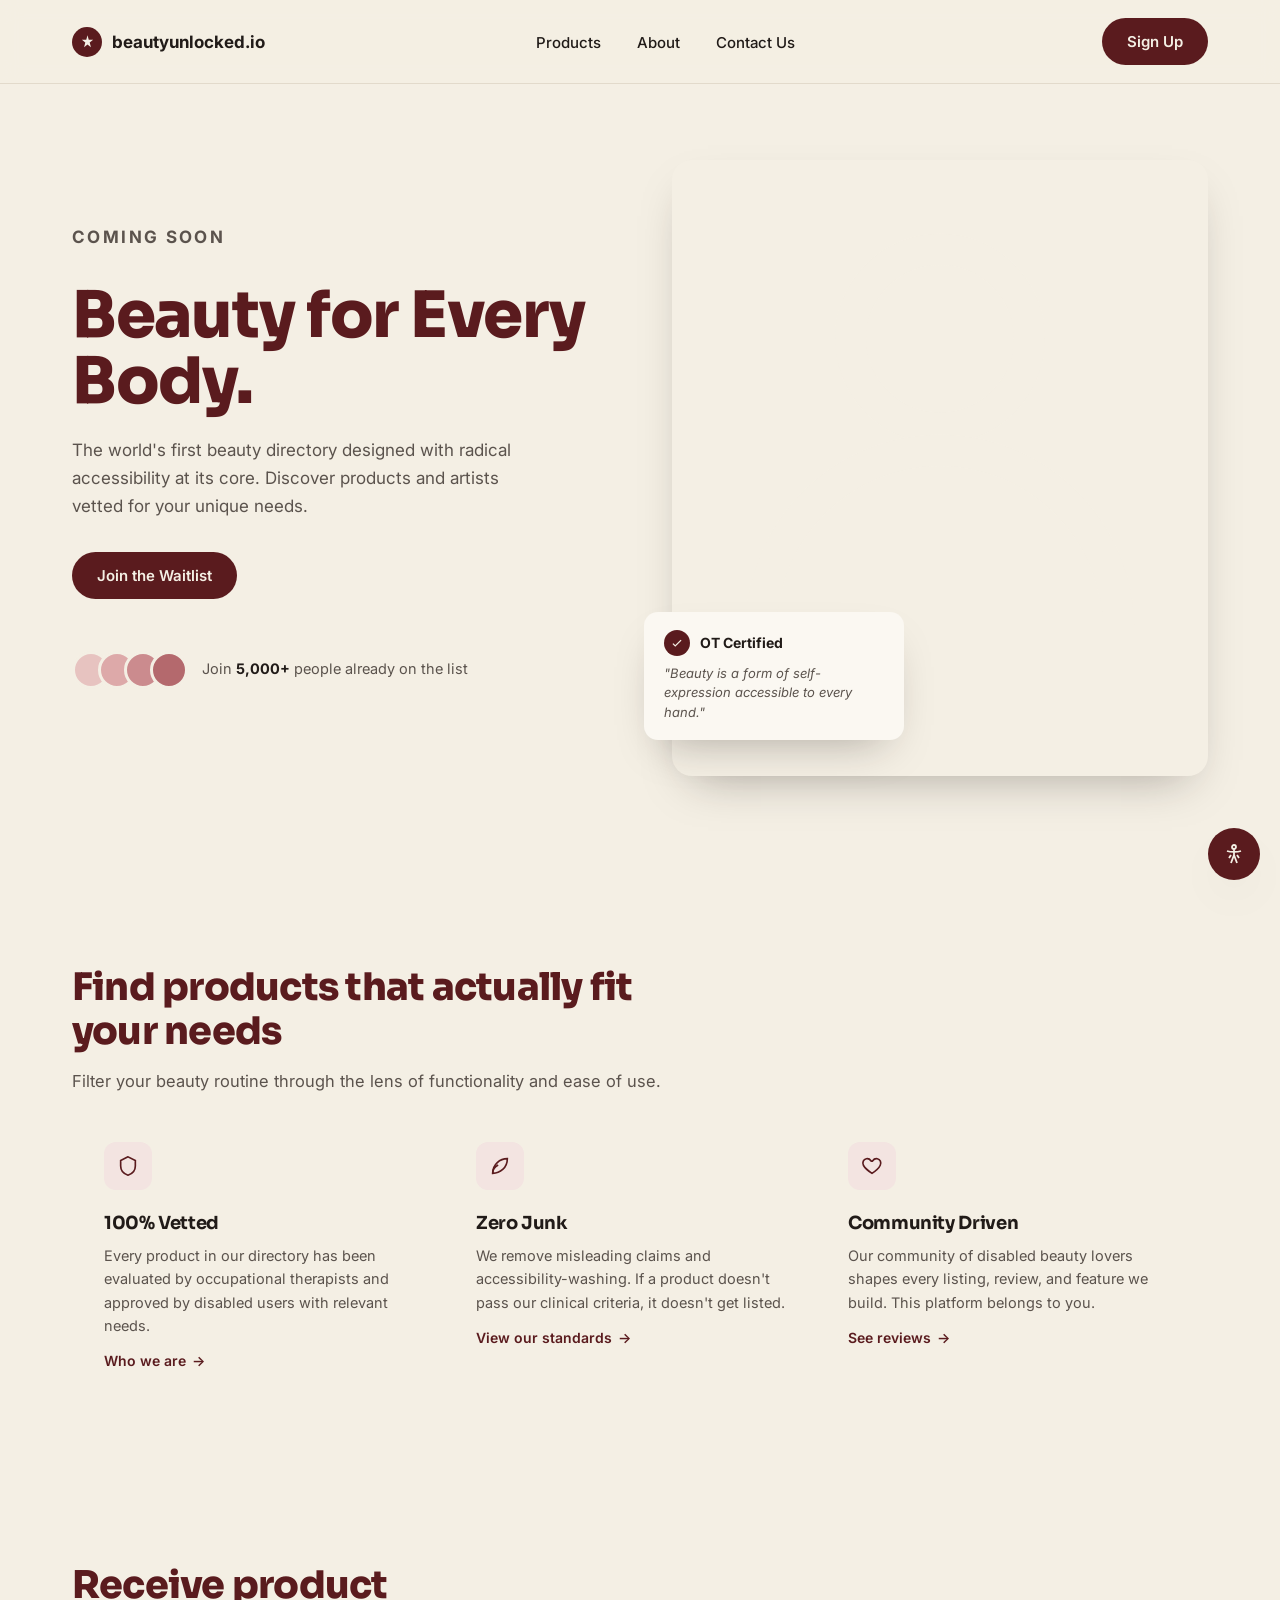
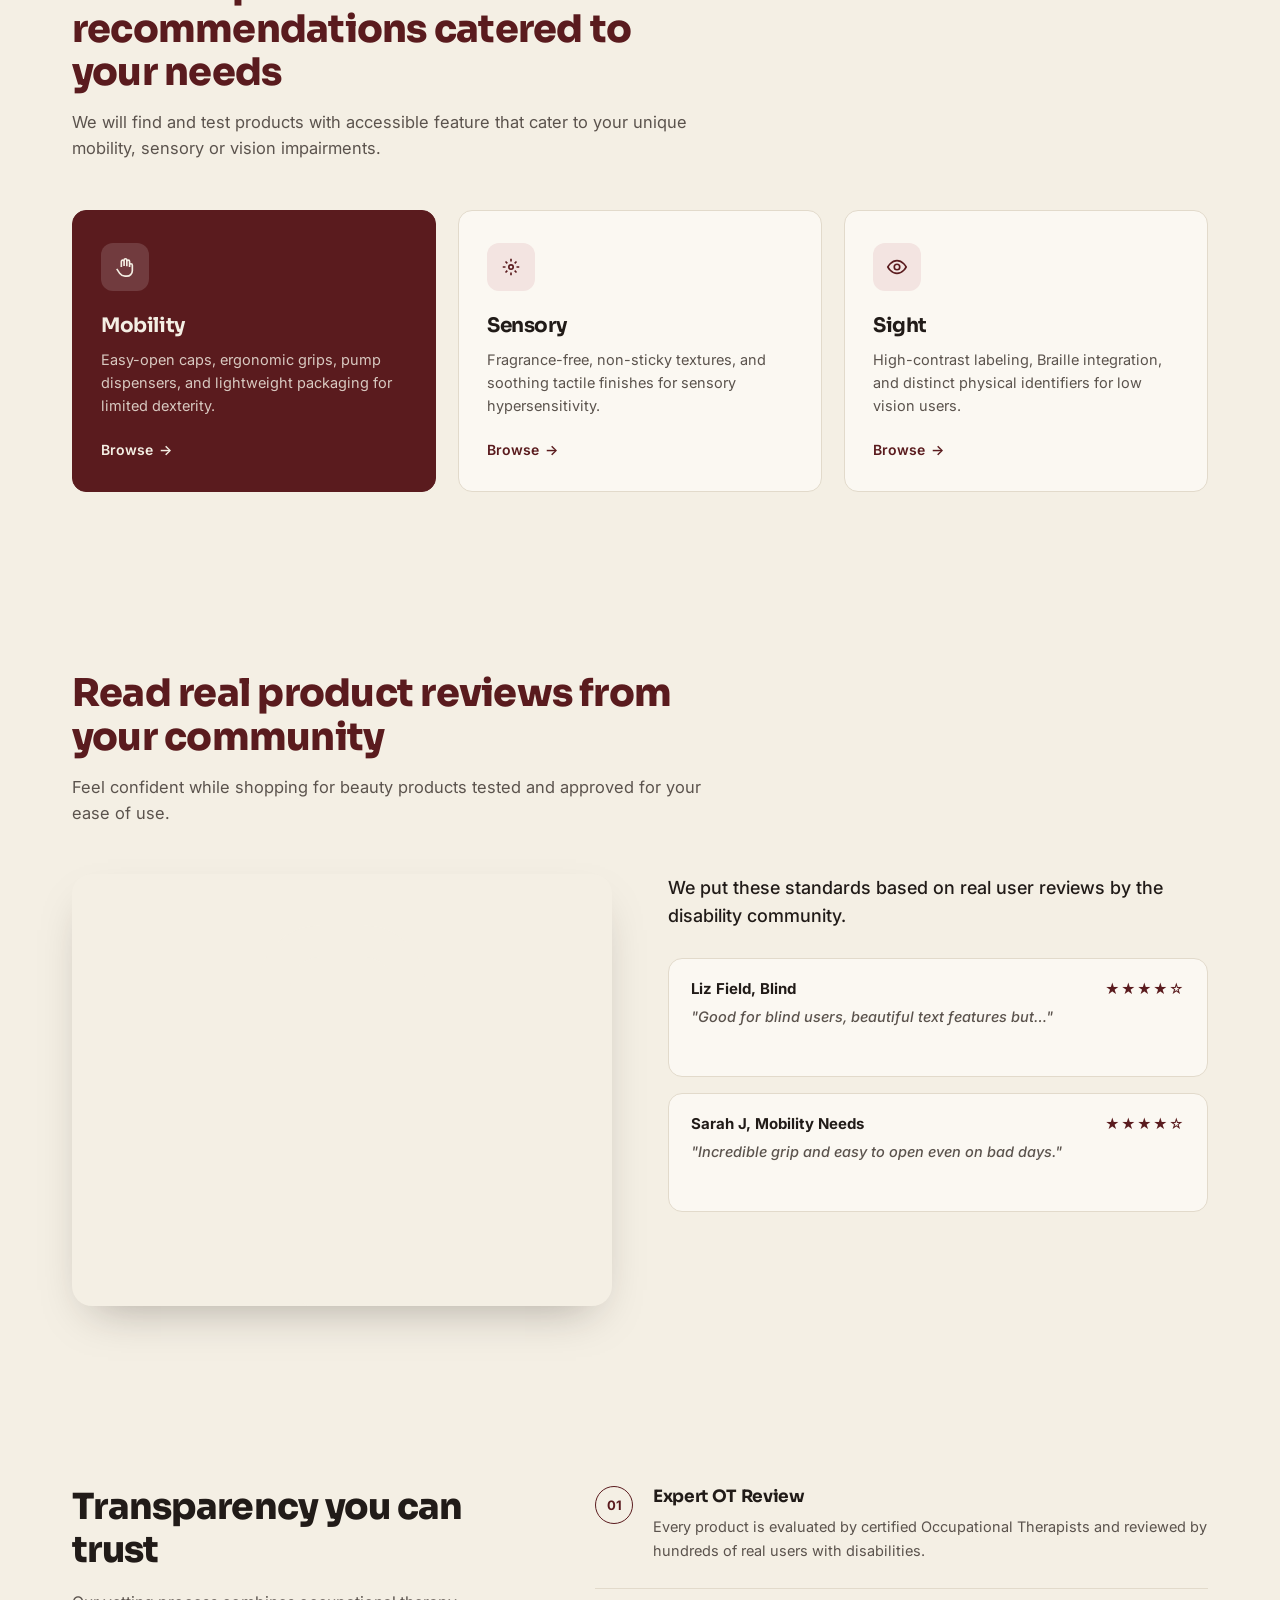
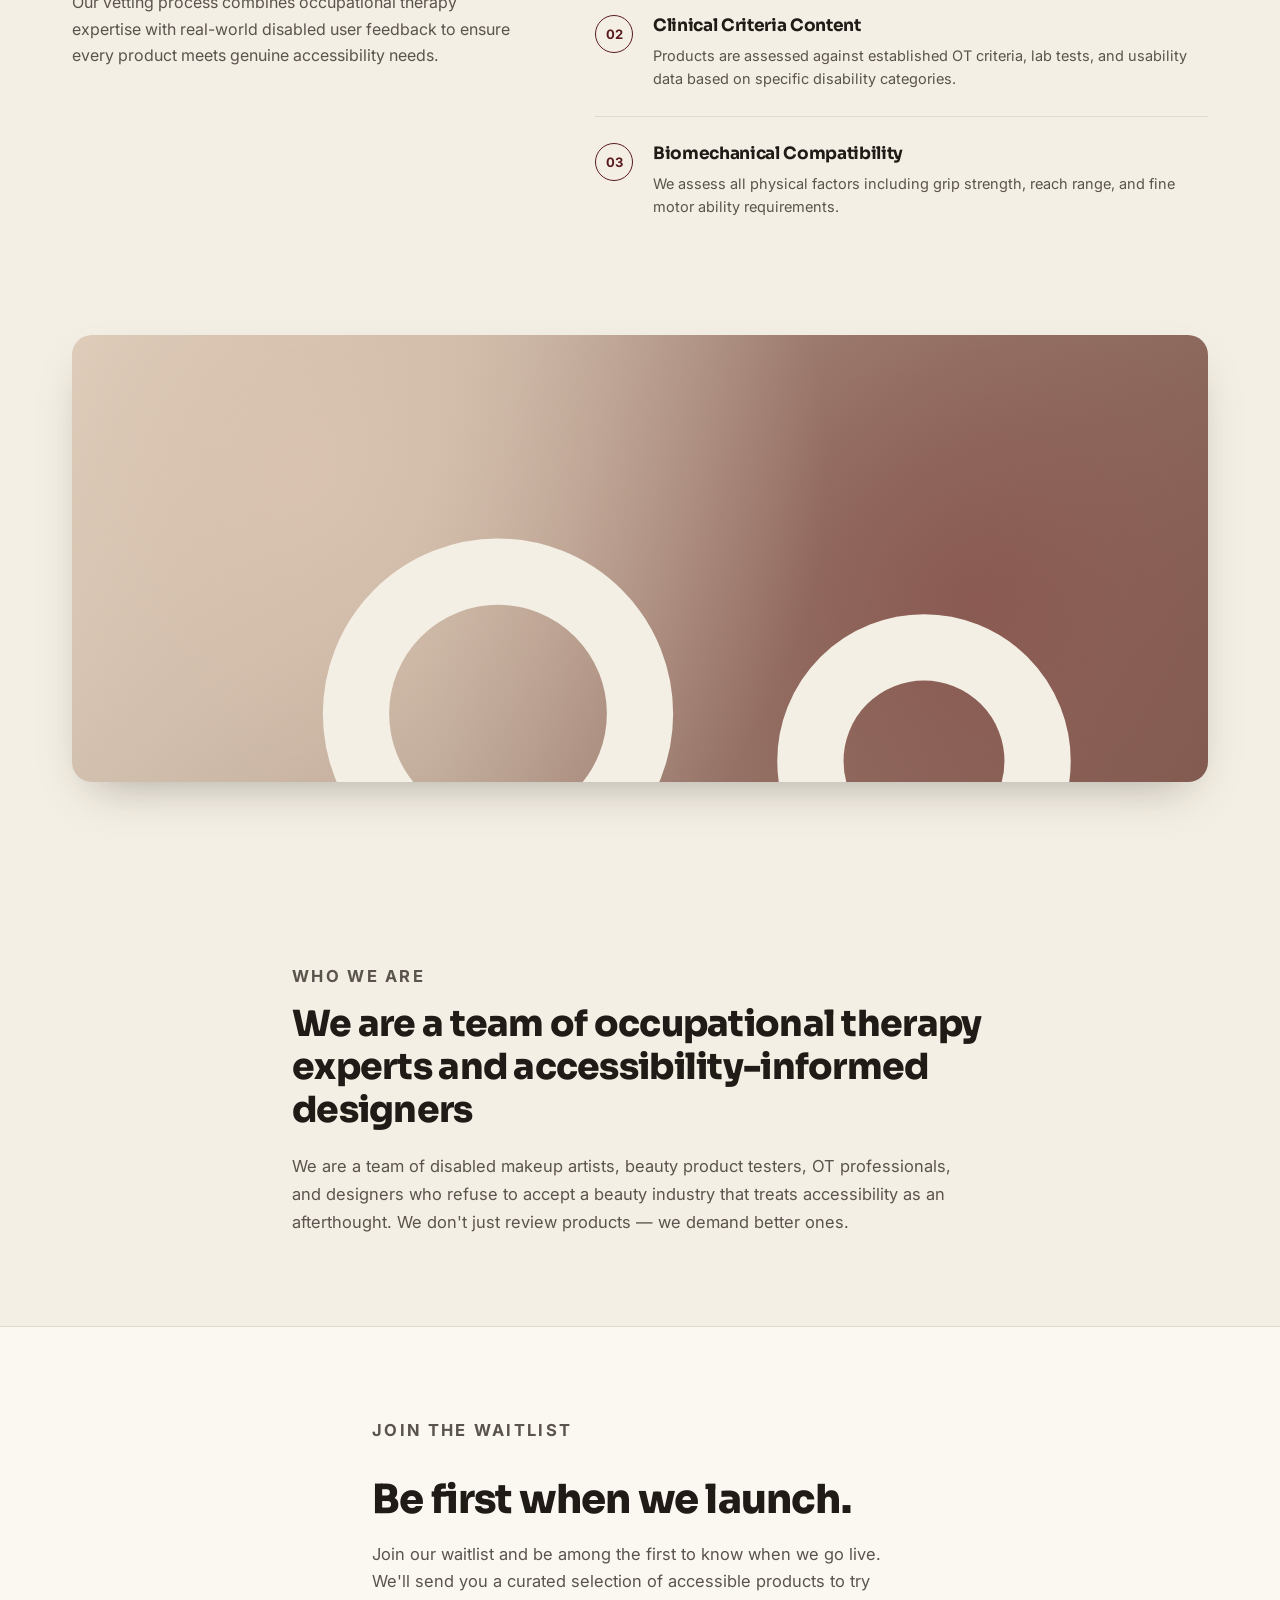
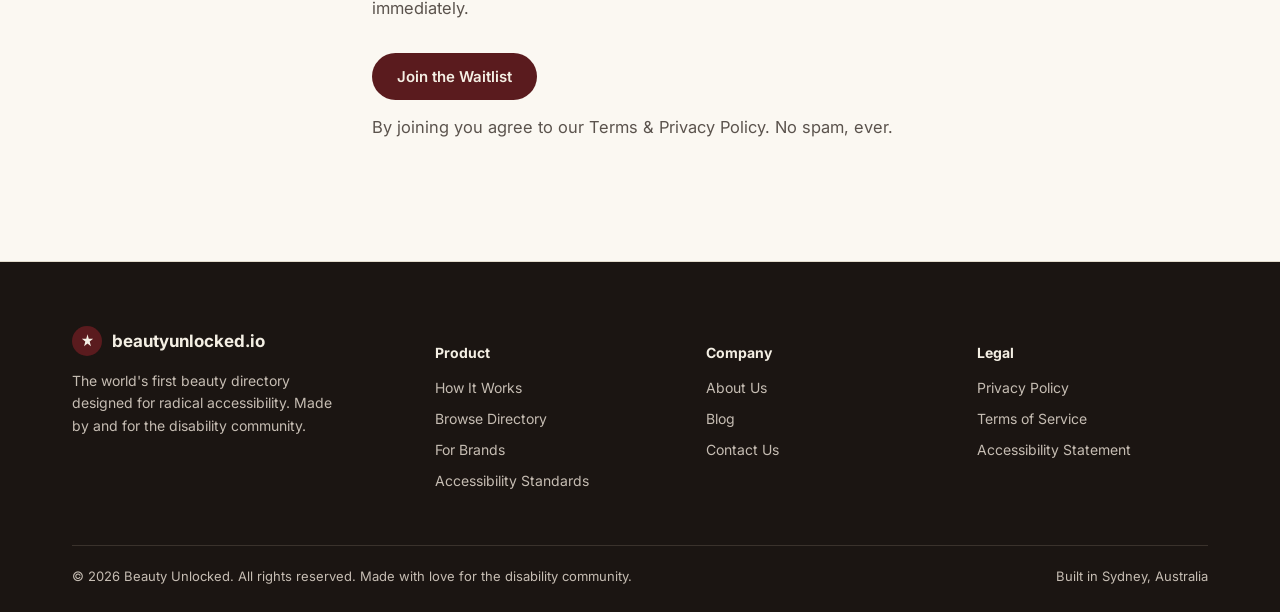
<file: html/index.html>
<!doctype html>
<html lang="en">
  <head>
    <!-- Google tag (gtag.js) -->
    <script
      async
      src="https://www.googletagmanager.com/gtag/js?id=G-93H0BK67KC"
    ></script>
    <script>
      window.dataLayer = window.dataLayer || [];
      function gtag() {
        dataLayer.push(arguments);
      }
      gtag("js", new Date());

      gtag("config", "G-93H0BK67KC");
    </script>
    <meta charset="UTF-8" />
    <meta name="viewport" content="width=device-width, initial-scale=1.0" />
    <title>beautyunlocked.io — Beauty for Every Body</title>
    <meta
      name="description"
      content="The world's first beauty directory designed with radical accessibility at its core. Join the waitlist."
    />
    <link rel="preconnect" href="https://fonts.googleapis.com" />
    <link rel="preconnect" href="https://fonts.gstatic.com" crossorigin />
    <link
      href="https://fonts.googleapis.com/css2?family=Sora:wght@400;600;700;800&family=Inter:wght@400;500;600;700&display=swap"
      rel="stylesheet"
    />
    <link rel="stylesheet" href="../css/styles.css" />
  </head>
  <body>
    <a class="skip-link" href="#main">Skip to main content</a>

    <header>
      <nav class="nav">
        <a href="#" class="brand">
          <span class="mark">
            <svg width="15" height="15" viewBox="0 0 24 24" fill="none">
              <path
                d="M12 2 L14 9 L21 9 L15.5 13.5 L17.5 21 L12 16.8 L6.5 21 L8.5 13.5 L3 9 L10 9 Z"
                fill="currentColor"
              />
            </svg>
          </span>
          beautyunlocked.io
        </a>
        <ul class="nav-links" id="navLinks">
          <li><a href="#products">Products</a></li>
          <li><a href="#about">About</a></li>
          <li><a href="contact.html">Contact Us</a></li>
          <li>
            <a href="signup.html" class="btn btn-primary show-on-mobile"
              >Sign Up</a
            >
          </li>
        </ul>
        <div class="nav-actions">
          <a href="signup.html" class="btn btn-primary hide-on-mobile"
            >Sign Up</a
          >
          <button
            class="menu-toggle"
            id="menuToggle"
            aria-label="Toggle menu"
            aria-expanded="false"
            aria-controls="navLinks"
          >
            <svg
              viewBox="0 0 24 24"
              fill="none"
              stroke="currentColor"
              stroke-width="2"
            >
              <line x1="3" y1="6" x2="21" y2="6" />
              <line x1="3" y1="12" x2="21" y2="12" />
              <line x1="3" y1="18" x2="21" y2="18" />
            </svg>
          </button>
        </div>
      </nav>
    </header>

    <main id="main">
      <!-- HERO -->
      <section class="hero">
        <div class="wrap hero-grid">
          <div class="hero-copy">
            <p class="eyebrow">Coming soon</p>
            <h1>Beauty for Every Body.</h1>
            <p>
              The world's first beauty directory designed with radical
              accessibility at its core. Discover products and artists vetted
              for your unique needs.
            </p>
            <a href="signup.html" class="btn btn-primary">Join the Waitlist</a>
            <div class="social-proof">
              <div class="avatar-stack">
                <span></span><span></span><span></span><span></span>
              </div>
              <p style="margin-top: 30px">
                Join <strong>5,000+</strong> people already on the list
              </p>
            </div>
          </div>
          <div class="hero-media">
            <div
              class="photo"
              role="img"
              aria-label="Person applying makeup, smiling into a mirror"
            >
              <svg
                viewBox="0 0 24 24"
                fill="none"
                stroke="#F4EFE4"
                stroke-width="1.4"
              >
                <circle cx="12" cy="8" r="4" />
                <path d="M4 21c0-4.4 3.6-8 8-8s8 3.6 8 8" />
              </svg>
            </div>
            <div class="float-card">
              <div class="badge-row">
                <span class="badge-icon">
                  <svg
                    viewBox="0 0 24 24"
                    fill="none"
                    stroke="#F4EFE4"
                    stroke-width="2.2"
                  >
                    <path d="M5 13l4 4L19 7" />
                  </svg>
                </span>
                <strong>OT Certified</strong>
              </div>
              <p>
                "Beauty is a form of self-expression accessible to every hand."
              </p>
            </div>
          </div>
        </div>
      </section>

      <!-- FEATURES -->
      <section>
        <div class="wrap">
          <div class="section-head">
            <h2>Find products that actually fit your needs</h2>
            <p>
              Filter your beauty routine through the lens of functionality and
              ease of use.
            </p>
          </div>
        <div class="wrap features-row">
          <div class="feature">
            <div class="icon-chip">
              <svg
                viewBox="0 0 24 24"
                fill="none"
                stroke="currentColor"
                stroke-width="1.8"
              >
                <path
                  d="M12 2 4 6v6c0 5 3.4 8.6 8 10 4.6-1.4 8-5 8-10V6l-8-4Z"
                />
              </svg>
            </div>
            <h3>100% Vetted</h3>
            <p>
              Every product in our directory has been evaluated by occupational
              therapists and approved by disabled users with relevant needs.
            </p>
            <div>
              <a href="#about" class="btn-ghost-link"
                >Who we are <span class="arrow">→</span></a
              >
            </div>
          </div>
          <div class="feature">
            <div class="icon-chip">
              <svg
                viewBox="0 0 24 24"
                fill="none"
                stroke="currentColor"
                stroke-width="1.8"
              >
                <path d="M4 20c8 0 16-6 16-16-8 0-16 6-16 16Z" />
                <path d="M4 20c0-4 2-7 6-9" />
              </svg>
            </div>
            <h3>Zero Junk</h3>
            <p>
              We remove misleading claims and accessibility-washing. If a
              product doesn't pass our clinical criteria, it doesn't get listed.
            </p>
            <a href="#standards" class="btn-ghost-link"
              >View our standards <span class="arrow">→</span></a
            >
          </div>
          <div class="feature">
            <div class="icon-chip">
              <svg
                viewBox="0 0 24 24"
                fill="none"
                stroke="currentColor"
                stroke-width="1.8"
              >
                <path
                  d="M12 20s-7-4.4-9.4-8.8C1.2 8 2.6 4.8 5.8 4.1c2-.4 3.9.5 5 2.1a1.2 1.2 0 0 0 2 0c1.1-1.6 3-2.5 5-2.1 3.2.7 4.6 3.9 3.2 7.1C19 15.6 12 20 12 20Z"
                />
              </svg>
            </div>
            <h3>Community Driven</h3>
            <p>
              Our community of disabled beauty lovers shapes every listing,
              review, and feature we build. This platform belongs to you.
            </p>
            <a href="#reviews" class="btn-ghost-link"
              >See reviews <span class="arrow">→</span></a
            >
          </div>
        </div>
      </section>

      <!-- NEEDS -->
      <section id="products">
        <div class="wrap">
          <div class="section-head">
            <h2>Receive product recommendations catered to your needs</h2>
            <p>
              We will find and test products with accessible feature that cater to your unique mobility, sensory or vision impairments.
            </p>
          </div>
          <div class="needs-grid">
            <div class="needs-card filled">
              <div class="icon-chip">
                <svg
                  viewBox="0 0 24 24"
                  fill="none"
                  stroke="currentColor"
                  stroke-width="1.8"
                >
                  <path
                    d="M8 12V6a1.5 1.5 0 0 1 3 0v5M11 11V4.5a1.5 1.5 0 0 1 3 0V11M14 11.2V6a1.5 1.5 0 0 1 3 0v6M17 12v-2a1.5 1.5 0 0 1 3 0v6a6 6 0 0 1-6 6h-2a7 7 0 0 1-5.6-2.8L3 14"
                  />
                </svg>
              </div>
              <h3>Mobility</h3>
              <p>
                Easy-open caps, ergonomic grips, pump dispensers, and
                lightweight packaging for limited dexterity.
              </p>
              <a href="directory.html?category=mobility" class="btn-ghost-link"
                >Browse <span class="arrow">→</span></a
              >
            </div>
            <div class="needs-card">
              <div class="icon-chip">
                <svg
                  viewBox="0 0 24 24"
                  fill="none"
                  stroke="currentColor"
                  stroke-width="1.8"
                >
                  <path
                    d="M12 3v3M12 18v3M3 12h3M18 12h3M6 6l2 2M16 16l2 2M18 6l-2 2M8 16l-2 2"
                  />
                  <circle cx="12" cy="12" r="2.4" />
                </svg>
              </div>
              <h3>Sensory</h3>
              <p>
                Fragrance-free, non-sticky textures, and soothing tactile
                finishes for sensory hypersensitivity.
              </p>
              <a href="directory.html?category=sensory" class="btn-ghost-link"
                >Browse <span class="arrow">→</span></a
              >
            </div>
            <div class="needs-card">
              <div class="icon-chip">
                <svg
                  viewBox="0 0 24 24"
                  fill="none"
                  stroke="currentColor"
                  stroke-width="1.8"
                >
                  <path d="M2 12s3.6-7 10-7 10 7 10 7-3.6 7-10 7-10-7-10-7Z" />
                  <circle cx="12" cy="12" r="3" />
                </svg>
              </div>
              <h3>Sight</h3>
              <p>
                High-contrast labeling, Braille integration, and distinct
                physical identifiers for low vision users.
              </p>
              <a href="directory.html?category=sight" class="btn-ghost-link"
                >Browse <span class="arrow">→</span></a
              >
            </div>
          </div>
        </div>
      </section>

      <!-- REVIEWS -->
      <section id="reviews">
        <div class="wrap">
          <div class="section-head">
            <h2>Read real product reviews from your community</h2>
            <p>
              Feel confident while shopping for beauty products tested and
              approved for your ease of use.
            </p>
          </div>
          <div class="reviews-grid">
            <div
              class="review-photo"
              role="img"
              aria-label="Hand holding a skincare product bottle outdoors"
            >
              <svg
                viewBox="0 0 24 24"
                fill="none"
                stroke="#F4EFE4"
                stroke-width="1.4"
              >
                <rect x="9" y="3" width="6" height="17" rx="2" />
                <path d="M9 8h6" />
              </svg>
            </div>
            <div class="reviews-intro">
              <p>
                We put these standards based on real user reviews by the
                disability community.
              </p>
              <div class="review-card">
                <div class="row">
                  <strong>Liz Field, Blind</strong>
                  <span class="stars">★★★★☆</span>
                </div>
                <p>"Good for blind users, beautiful text features but…"</p>
              </div>
              <div class="review-card">
                <div class="row">
                  <strong>Sarah J, Mobility Needs</strong>
                  <span class="stars">★★★★☆</span>
                </div>
                <p>"Incredible grip and easy to open even on bad days."</p>
              </div>
            </div>
          </div>
        </div>
      </section>



      <!-- TRANSPARENCY -->
      <section id="standards">
        <div class="wrap trust-grid">
          <div class="trust-copy">
            <h2>Transparency you can trust</h2>
            <p>
              Our vetting process combines occupational therapy expertise with
              real-world disabled user feedback to ensure every product meets
              genuine accessibility needs.
            </p>
          </div>
          <div class="trust-list">
            <div class="trust-item">
              <div class="trust-num">01</div>
              <div>
                <h3>Expert OT Review</h3>
                <p>
                  Every product is evaluated by certified Occupational
                  Therapists and reviewed by hundreds of real users with
                  disabilities.
                </p>
              </div>
            </div>
            <div class="trust-item">
              <div class="trust-num">02</div>
              <div>
                <h3>Clinical Criteria Content</h3>
                <p>
                  Products are assessed against established OT criteria, lab
                  tests, and usability data based on specific disability
                  categories.
                </p>
              </div>
            </div>
            <div class="trust-item">
              <div class="trust-num">03</div>
              <div>
                <h3>Biomechanical Compatibility</h3>
                <p>
                  We assess all physical factors including grip strength, reach
                  range, and fine motor ability requirements.
                </p>
              </div>
            </div>
          </div>
        </div>
      </section>

      <!-- BANNER -->
      <section style="padding-top: 0">
        <div class="wrap">
          <div
            class="banner-photo"
            role="img"
            aria-label="Occupational therapist helping a client apply makeup"
          >
            <svg
              viewBox="0 0 24 24"
              fill="none"
              stroke="#F4EFE4"
              stroke-width="1.4"
            >
              <circle cx="9" cy="8" r="3" />
              <path d="M3 20c0-3.3 2.7-6 6-6s6 2.7 6 6" />
              <circle cx="18" cy="9" r="2.4" />
              <path d="M14 20c.3-2.6 2-4.6 4-4.9" />
            </svg>
          </div>
        </div>
      </section>

      <!-- WHO WE ARE -->
      <section id="about">
        <div class="wrap who-grid">
          <p class="eyebrow">Who we are</p>
          <h2>
            We are a team of occupational therapy experts and
            accessibility-informed designers
          </h2>
          <p>
            We are a team of disabled makeup artists, beauty product testers, OT
            professionals, and designers who refuse to accept a beauty industry
            that treats accessibility as an afterthought. We don't just review
            products — we demand better ones.
          </p>
        </div>
      </section>

      <!-- WAITLIST -->
      <section class="waitlist-section" id="waitlist">
        <div class="wrap waitlist-inner">
          <p class="eyebrow">Join the waitlist</p>
          <h2>Be first when we launch.</h2>
          <p>
            Join our waitlist and be among the first to know when we go live.
            We'll send you a curated selection of accessible products to try
            immediately.
          </p>
          <a href="signup.html" class="btn btn-primary">Join the Waitlist</a>
          <p class="form-note">
            By joining you agree to our Terms &amp; Privacy Policy. No spam,
            ever.
          </p>
        </div>
      </section>
    </main>

    <footer id="contact">
      <div class="wrap">
        <div class="footer-top">
          <div class="footer-brand">
            <a href="#" class="brand">
              <span class="mark">
                <svg width="15" height="15" viewBox="0 0 24 24" fill="none">
                  <path
                    d="M12 2 L14 9 L21 9 L15.5 13.5 L17.5 21 L12 16.8 L6.5 21 L8.5 13.5 L3 9 L10 9 Z"
                    fill="currentColor"
                  />
                </svg>
              </span>
              beautyunlocked.io
            </a>
            <p>
              The world's first beauty directory designed for radical
              accessibility. Made by and for the disability community.
            </p>
          </div>
          <div class="footer-col">
            <h4>Product</h4>
            <ul>
              <li><a href="#">How It Works</a></li>
              <li>
                <a href="directory.html?category=general">Browse Directory</a>
              </li>
              <li><a href="#">For Brands</a></li>
              <li><a href="#">Accessibility Standards</a></li>
            </ul>
          </div>
          <div class="footer-col">
            <h4>Company</h4>
            <ul>
              <li><a href="#about">About Us</a></li>
              <li><a href="#">Blog</a></li>
              <li><a href="contact.html">Contact Us</a></li>
            </ul>
          </div>
          <div class="footer-col">
            <h4>Legal</h4>
            <ul>
              <li><a href="#">Privacy Policy</a></li>
              <li><a href="#">Terms of Service</a></li>
              <li><a href="#">Accessibility Statement</a></li>
            </ul>
          </div>
        </div>
        <div class="footer-bottom">
          <span
            >© 2026 Beauty Unlocked. All rights reserved. Made with love for the
            disability community.</span
          >
          <span>Built in Sydney, Australia</span>
        </div>
      </div>
    </footer>

    <div class="a11y-widget">
      <button
        id="a11yToggle"
        class="a11y-toggle"
        type="button"
        aria-expanded="false"
        aria-controls="a11yPanel"
        aria-label="Accessibility options"
      >
        <svg
          viewBox="0 0 24 24"
          fill="none"
          stroke="currentColor"
          stroke-width="1.8"
          aria-hidden="true"
        >
          <circle cx="12" cy="5" r="2" />
          <path
            d="M5 9c3.5 1.2 10.5 1.2 14 0M12 7v6l-3 8M12 13l3 8M9 13l-2 3M15 13l2 3"
          />
        </svg>
      </button>
      <div
        class="a11y-panel"
        id="a11yPanel"
        hidden
        role="dialog"
        aria-label="Accessibility options"
      >
        <h2>Accessibility</h2>
        <div class="a11y-row">
          <span>Text size</span>
          <div class="a11y-btn-group">
            <button
              type="button"
              data-a11y-action="text-decrease"
              aria-label="Decrease text size"
            >
              A−
            </button>
            <button
              type="button"
              data-a11y-action="text-reset"
              aria-label="Reset text size"
            >
              A
            </button>
            <button
              type="button"
              data-a11y-action="text-increase"
              aria-label="Increase text size"
            >
              A+
            </button>
          </div>
        </div>
        <label class="a11y-toggle-row">
          <span>Adjustable text spacing</span>
          <input type="checkbox" data-a11y-toggle="spacing" />
        </label>
        <label class="a11y-toggle-row">
          <span>High contrast</span>
          <input type="checkbox" data-a11y-toggle="contrast" />
        </label>
        <label class="a11y-toggle-row">
          <span>Low-saturation colors</span>
          <input type="checkbox" data-a11y-toggle="lowSat" />
        </label>
        <label class="a11y-toggle-row">
          <span>Dyslexia-friendly font</span>
          <input type="checkbox" data-a11y-toggle="dyslexia" />
        </label>
        <label class="a11y-toggle-row">
          <span>Larger click targets &amp; cursor</span>
          <input type="checkbox" data-a11y-toggle="largeTargets" />
        </label>
        <label class="a11y-toggle-row">
          <span>Stronger focus outline</span>
          <input type="checkbox" data-a11y-toggle="strongFocus" />
        </label>
        <label class="a11y-toggle-row">
          <span>Reduce motion &amp; autoplay</span>
          <input type="checkbox" data-a11y-toggle="motion" />
        </label>
        <label class="a11y-toggle-row">
          <span>Underline links</span>
          <input type="checkbox" data-a11y-toggle="underline" />
        </label>
        <button type="button" class="a11y-reset" id="a11yReset">
          Reset all
        </button>
      </div>
    </div>
    <script src="../js/script.js"></script>
  </body>
</html>
</file>
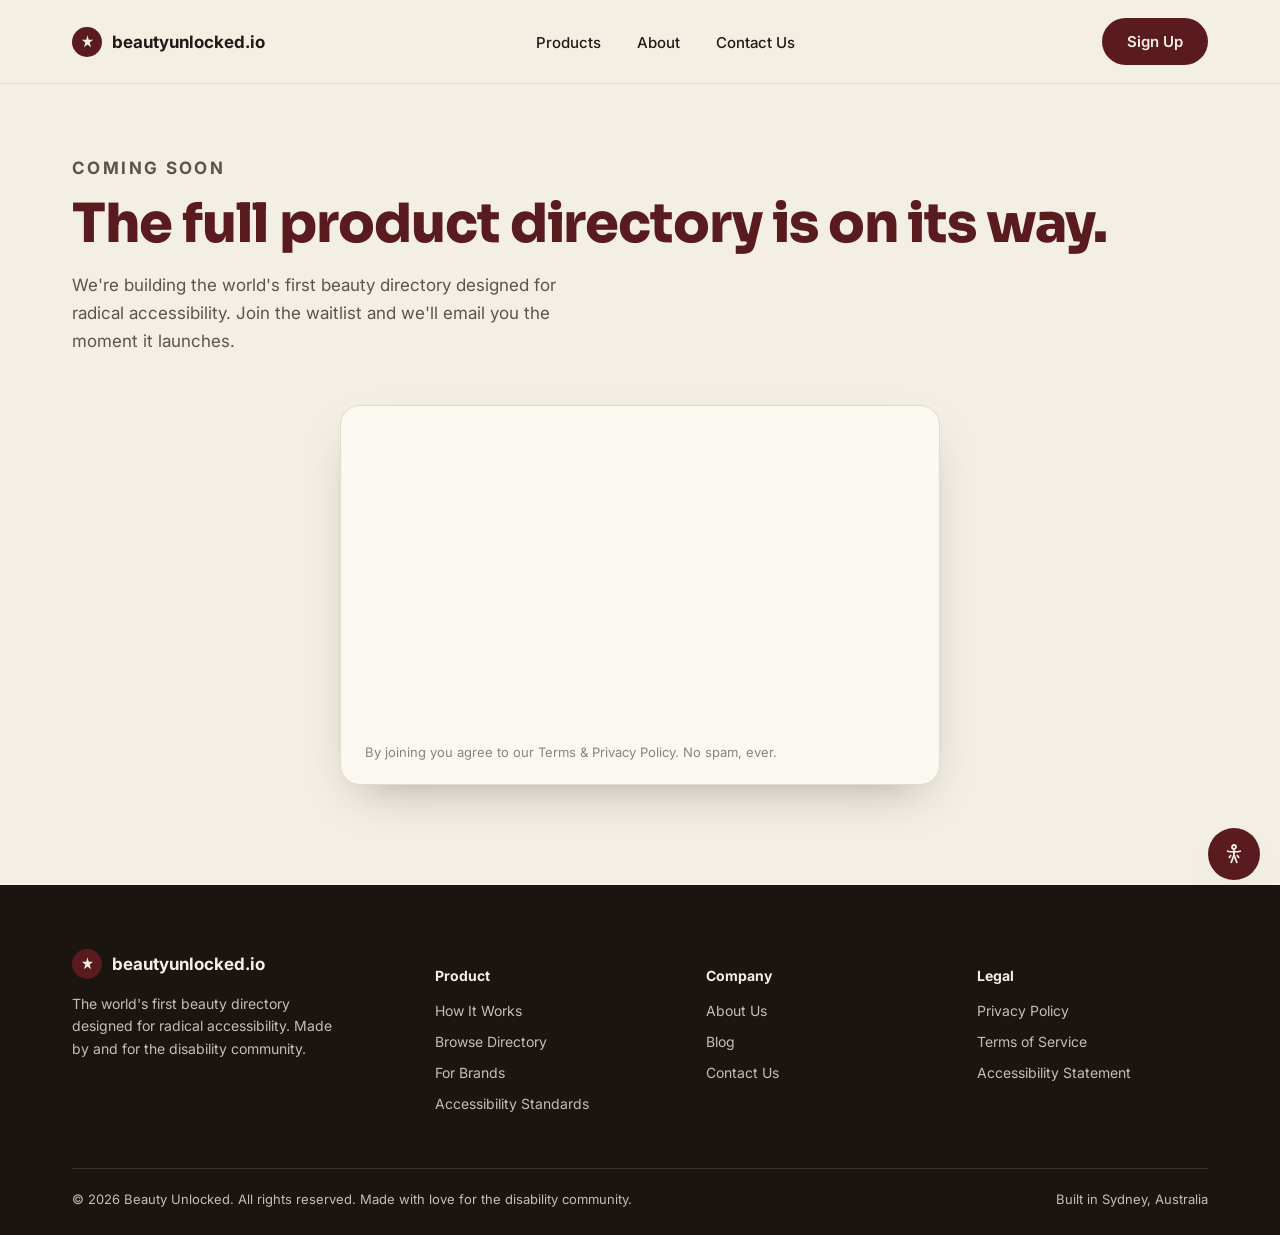
<file: html/directory.html>
<!doctype html>
<html lang="en">
  <head>
    <!-- Google tag (gtag.js) -->
    <script
      async
      src="https://www.googletagmanager.com/gtag/js?id=G-93H0BK67KC"
    ></script>
    <script>
      window.dataLayer = window.dataLayer || [];
      function gtag() {
        dataLayer.push(arguments);
      }
      gtag("js", new Date());

      gtag("config", "G-93H0BK67KC");
    </script>
    <meta charset="UTF-8" />
    <meta name="viewport" content="width=device-width, initial-scale=1.0" />
    <title>Directory — Coming Soon — beautyunlocked.io</title>
    <meta
      name="description"
      content="Our accessible product directory is on its way. Join the waitlist to be first to know when it launches."
    />
    <meta name="robots" content="noindex" />
    <link rel="preconnect" href="https://fonts.googleapis.com" />
    <link rel="preconnect" href="https://fonts.gstatic.com" crossorigin />
    <link
      href="https://fonts.googleapis.com/css2?family=Sora:wght@400;600;700;800&family=Inter:wght@400;500;600;700&display=swap"
      rel="stylesheet"
    />
    <link rel="stylesheet" href="../css/styles.css" />
  </head>
  <body>
    <a class="skip-link" href="#main">Skip to main content</a>

    <header>
      <nav class="nav">
        <a href="index.html" class="brand">
          <span class="mark">
            <svg width="15" height="15" viewBox="0 0 24 24" fill="none">
              <path
                d="M12 2 L14 9 L21 9 L15.5 13.5 L17.5 21 L12 16.8 L6.5 21 L8.5 13.5 L3 9 L10 9 Z"
                fill="currentColor"
              />
            </svg>
          </span>
          beautyunlocked.io
        </a>
        <ul class="nav-links" id="navLinks">
          <li><a href="index.html#products">Products</a></li>
          <li><a href="index.html#about">About</a></li>
          <li><a href="contact.html">Contact Us</a></li>
          <li>
            <a href="signup.html" class="btn btn-primary show-on-mobile"
              >Sign Up</a
            >
          </li>
        </ul>
        <div class="nav-actions">
          <a href="signup.html" class="btn btn-primary hide-on-mobile"
            >Sign Up</a
          >
          <button
            class="menu-toggle"
            id="menuToggle"
            aria-label="Toggle menu"
            aria-expanded="false"
            aria-controls="navLinks"
          >
            <svg
              viewBox="0 0 24 24"
              fill="none"
              stroke="currentColor"
              stroke-width="2"
            >
              <line x1="3" y1="6" x2="21" y2="6" />
              <line x1="3" y1="12" x2="21" y2="12" />
              <line x1="3" y1="18" x2="21" y2="18" />
            </svg>
          </button>
        </div>
      </nav>
    </header>

    <main id="main">
      <section class="page-header">
        <div class="wrap">
          <p class="eyebrow" id="dirEyebrow">Coming soon</p>
          <h1 id="dirTitle">The directory is on its way.</h1>
          <p id="dirBody">
            We're building the world's first beauty directory designed for
            radical accessibility. Join the waitlist and we'll email you the
            moment it launches.
          </p>
        </div>
      </section>

      <section class="signup-section">
        <div class="wrap">
          <div class="signup-card">
            <div class="form-card">
              <iframe
                data-tally-src="https://tally.so/embed/QKaAPg?alignLeft=1&transparentBackground=1&dynamicHeight=1"
                loading="lazy"
                width="100%"
                height="300"
                frameborder="0"
                marginheight="0"
                marginwidth="0"
                title="Waitlist signup form"
              ></iframe>
              <p class="form-note">
                By joining you agree to our Terms &amp; Privacy Policy. No spam,
                ever.
              </p>
            </div>
          </div>
        </div>
      </section>
    </main>

    <footer>
      <div class="wrap">
        <div class="footer-top">
          <div class="footer-brand">
            <a href="index.html" class="brand">
              <span class="mark">
                <svg width="15" height="15" viewBox="0 0 24 24" fill="none">
                  <path
                    d="M12 2 L14 9 L21 9 L15.5 13.5 L17.5 21 L12 16.8 L6.5 21 L8.5 13.5 L3 9 L10 9 Z"
                    fill="currentColor"
                  />
                </svg>
              </span>
              beautyunlocked.io
            </a>
            <p>
              The world's first beauty directory designed for radical
              accessibility. Made by and for the disability community.
            </p>
          </div>
          <div class="footer-col">
            <h4>Product</h4>
            <ul>
              <li><a href="index.html#products">How It Works</a></li>
              <li>
                <a href="directory.html?category=general">Browse Directory</a>
              </li>
              <li><a href="#">For Brands</a></li>
              <li><a href="#">Accessibility Standards</a></li>
            </ul>
          </div>
          <div class="footer-col">
            <h4>Company</h4>
            <ul>
              <li><a href="index.html#about">About Us</a></li>
              <li><a href="#">Blog</a></li>
              <li><a href="contact.html">Contact Us</a></li>
            </ul>
          </div>
          <div class="footer-col">
            <h4>Legal</h4>
            <ul>
              <li><a href="#">Privacy Policy</a></li>
              <li><a href="#">Terms of Service</a></li>
              <li><a href="#">Accessibility Statement</a></li>
            </ul>
          </div>
        </div>
        <div class="footer-bottom">
          <span
            >© 2026 Beauty Unlocked. All rights reserved. Made with love for the
            disability community.</span
          >
          <span>Built in Sydney, Australia</span>
        </div>
      </div>
    </footer>

    <script>
      // ---- Fake-door directory copy + GA tracking ----
      // The ?category= param on the incoming link (see index.html) tells us
      // which "browse" CTA the visitor clicked, so we can tailor the message
      // and see, in GA, which need (mobility / sensory / sight / general)
      // drove the most interest.
      (function () {
        var params = new URLSearchParams(window.location.search);
        var category = (params.get("category") || "general").toLowerCase();

        var copy = {
          mobility: {
            eyebrow: "Mobility",
            title: "Our mobility-friendly directory is on its way.",
            body: "Easy-open caps, ergonomic grips, pump dispensers, and lightweight packaging — all vetted by OTs for limited dexterity. Join the waitlist and we'll email you the moment mobility picks go live.",
          },
          sensory: {
            eyebrow: "Sensory",
            title: "Our sensory-friendly directory is on its way.",
            body: "Fragrance-free, non-sticky, soothing-texture products for sensory hypersensitivity are coming. Join the waitlist and we'll email you as soon as the sensory category launches.",
          },
          sight: {
            eyebrow: "Sight",
            title: "Our vision-accessible directory is on its way.",
            body: "High-contrast labeling, Braille integration, and distinct physical identifiers for low vision users — we're building it now. Join the waitlist to be first in line.",
          },
          general: {
            eyebrow: "Coming soon",
            title: "The full product directory is on its way.",
            body: "We're building the world's first beauty directory designed for radical accessibility. Join the waitlist and we'll email you the moment it launches.",
          },
        };

        var c = copy[category] || copy.general;
        document.getElementById("dirEyebrow").textContent = c.eyebrow;
        document.getElementById("dirTitle").textContent = c.title;
        document.getElementById("dirBody").textContent = c.body;
        document.title =
          c.eyebrow + " Directory — Coming Soon — beautyunlocked.io";

        if (typeof gtag === "function") {
          gtag("event", "directory_fake_door_view", {
            category: category,
          });
        }
      })();
    </script>

    <script>
      // ---- Waitlist signup via Tally ----
      var d = document,
        w = "https://tally.so/widgets/embed.js",
        v = function () {
          if (typeof Tally !== "undefined") {
            Tally.loadEmbeds();
          } else {
            d.querySelectorAll("iframe[data-tally-src]:not([src])").forEach(
              function (e) {
                e.src = e.dataset.tallySrc;
              },
            );
          }
        };
      if (typeof Tally !== "undefined") {
        v();
      } else if (d.querySelector('script[src="' + w + '"]') == null) {
        var s = d.createElement("script");
        s.src = w;
        s.onload = v;
        s.onerror = v;
        d.body.appendChild(s);
      }
    </script>

    <div class="a11y-widget">
      <button
        id="a11yToggle"
        class="a11y-toggle"
        type="button"
        aria-expanded="false"
        aria-controls="a11yPanel"
        aria-label="Accessibility options"
      >
        <svg
          viewBox="0 0 24 24"
          fill="none"
          stroke="currentColor"
          stroke-width="1.8"
          aria-hidden="true"
        >
          <circle cx="12" cy="5" r="2" />
          <path
            d="M5 9c3.5 1.2 10.5 1.2 14 0M12 7v6l-3 8M12 13l3 8M9 13l-2 3M15 13l2 3"
          />
        </svg>
      </button>
      <div
        class="a11y-panel"
        id="a11yPanel"
        hidden
        role="dialog"
        aria-label="Accessibility options"
      >
        <h2>Accessibility</h2>
        <div class="a11y-row">
          <span>Text size</span>
          <div class="a11y-btn-group">
            <button
              type="button"
              data-a11y-action="text-decrease"
              aria-label="Decrease text size"
            >
              A−
            </button>
            <button
              type="button"
              data-a11y-action="text-reset"
              aria-label="Reset text size"
            >
              A
            </button>
            <button
              type="button"
              data-a11y-action="text-increase"
              aria-label="Increase text size"
            >
              A+
            </button>
          </div>
        </div>
        <label class="a11y-toggle-row">
          <span>Adjustable text spacing</span>
          <input type="checkbox" data-a11y-toggle="spacing" />
        </label>
        <label class="a11y-toggle-row">
          <span>High contrast</span>
          <input type="checkbox" data-a11y-toggle="contrast" />
        </label>
        <label class="a11y-toggle-row">
          <span>Low-saturation colors</span>
          <input type="checkbox" data-a11y-toggle="lowSat" />
        </label>
        <label class="a11y-toggle-row">
          <span>Dyslexia-friendly font</span>
          <input type="checkbox" data-a11y-toggle="dyslexia" />
        </label>
        <label class="a11y-toggle-row">
          <span>Larger click targets &amp; cursor</span>
          <input type="checkbox" data-a11y-toggle="largeTargets" />
        </label>
        <label class="a11y-toggle-row">
          <span>Stronger focus outline</span>
          <input type="checkbox" data-a11y-toggle="strongFocus" />
        </label>
        <label class="a11y-toggle-row">
          <span>Reduce motion &amp; autoplay</span>
          <input type="checkbox" data-a11y-toggle="motion" />
        </label>
        <label class="a11y-toggle-row">
          <span>Underline links</span>
          <input type="checkbox" data-a11y-toggle="underline" />
        </label>
        <button type="button" class="a11y-reset" id="a11yReset">
          Reset all
        </button>
      </div>
    </div>
    <script src="../js/script.js"></script>
  </body>
</html>
</file>
<file: css/styles.css>
:root {
  --cream: #f4efe4;
  --card: #fbf8f2;
  --maroon: #5a1b1e;
  --maroon-dark: #451417;
  --maroon-tint: #f3e4e1;
  --rose-1: #e7c3c0;
  --rose-2: #dda9a9;
  --rose-3: #cb8b8e;
  --rose-4: #b4696d;
  --ink: #211b18;
  --ink-soft: #5b534d;
  --ink-faint: #8b837c;
  --line: #e2dacb;
  --footer-bg: #1b1512;
  --footer-text: #c6bdb3;
  --footer-line: #3a322c;
  --radius-lg: 20px;
  --radius-md: 14px;
  --radius-sm: 10px;
  --max: 1200px;
  --shadow: 0 20px 45px -20px rgba(33, 27, 24, 0.35);
}

* {
  box-sizing: border-box;
}
html {
  scroll-behavior: smooth;
}
body {
  margin: 0;
  font-family:
    "Inter",
    -apple-system,
    sans-serif;
  background: var(--cream);
  color: var(--ink);
  -webkit-font-smoothing: antialiased;
}
h1,
h2,
h3 {
  font-family: "Sora", sans-serif;
  margin: 0;
  letter-spacing: -0.02em;
}
p {
  margin: 0;
}
a {
  color: inherit;
  text-decoration: none;
}
img {
  max-width: 100%;
  display: block;
}
button {
  font-family: inherit;
  cursor: pointer;
}
ul {
  margin: 0;
  padding: 0;
  list-style: none;
}

:focus-visible {
  outline: 3px solid var(--maroon);
  outline-offset: 3px;
}

.wrap {
  max-width: var(--max);
  margin: 0 auto;
  padding: 0 32px;
}

.eyebrow {
  font-size: 12.5px;
  font-weight: 700;
  letter-spacing: 0.14em;
  text-transform: uppercase;
  color: var(--maroon);
}

.btn {
  display: inline-flex;
  align-items: center;
  gap: 8px;
  padding: 13px 24px;
  border-radius: 999px;
  font-weight: 600;
  font-size: 15px;
  border: 1px solid transparent;
  transition:
    transform 0.18s ease,
    background 0.18s ease,
    box-shadow 0.18s ease;
}
.btn.btn-primary {
  background: var(--maroon);
  color: var(--cream);
}
.btn.btn-primary:hover {
  background: var(--maroon-dark);
  color: var(--cream);
  transform: translateY(-1px);
}
.btn.btn-primary:active {
  transform: translateY(0);
}

.btn-ghost-link {
  color: var(--maroon);
  font-weight: 600;
  font-size: 15px;
  display: inline-flex;
  align-items: center;
  gap: 6px;
}
.btn-ghost-link .arrow {
  transition: transform 0.18s ease;
}
.btn-ghost-link:hover .arrow {
  transform: translateX(4px);
}

/* ---------- HEADER ---------- */
header {
  position: sticky;
  top: 0;
  z-index: 50;
  background: rgba(244, 239, 228, 0.86);
  backdrop-filter: blur(10px);
  border-bottom: 1px solid var(--line);
}
.nav {
  display: flex;
  align-items: center;
  justify-content: space-between;
  padding: 18px 32px;
  max-width: var(--max);
  margin: 0 auto;
}
.brand {
  display: flex;
  align-items: center;
  gap: 10px;
  font-weight: 700;
  font-size: 17px;
}
.brand .mark {
  width: 30px;
  height: 30px;
  border-radius: 50%;
  background: var(--maroon);
  display: flex;
  align-items: center;
  justify-content: center;
  color: var(--cream);
  flex-shrink: 0;
}
.nav-links {
  display: flex;
  align-items: center;
  gap: 36px;
}
.nav-links a {
  font-size: 15px;
  font-weight: 500;
  color: var(--ink);
}
.nav-links a:hover {
  color: var(--maroon);
}
.nav-actions {
  display: flex;
  align-items: center;
  gap: 20px;
}
.menu-toggle {
  display: none;
  background: none;
  border: none;
  width: 40px;
  height: 40px;
  align-items: center;
  justify-content: center;
  border-radius: 8px;
}
.menu-toggle svg {
  width: 22px;
  height: 22px;
}
.menu-toggle:hover {
  background: var(--maroon-tint);
}

/* ---------- HERO ---------- */
.hero {
  padding: 76px 0 100px;
}
.hero-grid {
  display: grid;
  grid-template-columns: 1fr 1fr;
  gap: 64px;
  align-items: center;
}
.hero h1 {
  font-size: clamp(40px, 5.4vw, 64px);
  font-weight: 800;
  color: var(--maroon);
  line-height: 1.02;
  margin: 14px 0 22px;
}
.hero-copy p {
  font-size: 17px;
  line-height: 1.65;
  color: var(--ink-soft);
  max-width: 440px;
  margin-bottom: 32px;
}
.social-proof {
  display: flex;
  align-items: center;
  gap: 14px;
  margin-top: 28px;
}
.avatar-stack {
  display: flex;
}
.avatar-stack span {
  width: 38px;
  height: 38px;
  border-radius: 50%;
  border: 3px solid var(--cream);
  margin-left: -12px;
  background: var(--rose-2);
}
.avatar-stack span:first-child {
  margin-left: 0;
}
.avatar-stack span:nth-child(1) {
  background: var(--rose-1);
}
.avatar-stack span:nth-child(2) {
  background: var(--rose-2);
}
.avatar-stack span:nth-child(3) {
  background: var(--rose-3);
}
.avatar-stack span:nth-child(4) {
  background: var(--rose-4);
}
.social-proof p {
  font-size: 14.5px;
  color: var(--ink-soft);
}
.social-proof strong {
  color: var(--ink);
}

.hero-media {
  position: relative;
}
.hero-media .photo {
  border-radius: var(--radius-lg);
  aspect-ratio: 4/4.6;
  overflow: hidden;
  box-shadow: var(--shadow);
  position: relative;
}
.hero-media .photo img {
  position: absolute;
  inset: 0;
  width: 100%;
  height: 100%;
  object-fit: cover;
  opacity: 0.9;
}
.float-card {
  position: absolute;
  left: -28px;
  bottom: 36px;
  width: 260px;
  background: var(--card);
  border-radius: var(--radius-md);
  padding: 18px 20px;
  box-shadow: var(--shadow);
}
.float-card .badge-row {
  display: flex;
  align-items: center;
  gap: 10px;
  margin-bottom: 8px;
}
.float-card .badge-icon {
  width: 26px;
  height: 26px;
  border-radius: 50%;
  background: var(--maroon);
  display: flex;
  align-items: center;
  justify-content: center;
  flex-shrink: 0;
}
.float-card .badge-icon svg {
  width: 14px;
  height: 14px;
}
.float-card strong {
  font-size: 14px;
}
.float-card p {
  font-size: 13px;
  font-style: italic;
  color: var(--ink-soft);
  line-height: 1.5;
}

/* ---------- SECTION HEADS ---------- */
section {
  padding: 90px 0;
}
.section-head {
  max-width: 640px;
  margin-bottom: 48px;
}
.section-head h2 {
  font-size: clamp(28px, 3.4vw, 38px);
  font-weight: 800;
  color: var(--maroon);
  margin-bottom: 14px;
  line-height: 1.15;
}
.section-head.ink h2 {
  color: var(--ink);
}
.section-head p {
  font-size: 16.5px;
  color: var(--ink-soft);
  line-height: 1.6;
}

/* ---------- NEEDS CARDS ---------- */
.needs-grid {
  display: grid;
  grid-template-columns: repeat(3, 1fr);
  gap: 22px;
}
.needs-card {
  border-radius: var(--radius-md);
  padding: 32px 28px;
  background: var(--card);
  border: 1px solid var(--line);
}
.needs-card.filled {
  background: var(--maroon);
  border-color: var(--maroon);
  color: var(--cream);
}
.icon-chip {
  width: 48px;
  height: 48px;
  border-radius: 12px;
  display: flex;
  align-items: center;
  justify-content: center;
  margin-bottom: 22px;
  background: var(--maroon-tint);
}
.icon-chip svg {
  width: 22px;
  height: 22px;
  color: var(--maroon);
}
.needs-card.filled .icon-chip {
  background: rgba(255, 255, 255, 0.14);
}
.needs-card.filled .icon-chip svg {
  color: var(--cream);
}
.needs-card h3 {
  font-size: 20px;
  font-weight: 700;
  margin-bottom: 10px;
}
.needs-card p {
  font-size: 14.5px;
  line-height: 1.6;
  color: var(--ink-soft);
  margin-bottom: 22px;
}
.needs-card.filled p {
  color: rgba(244, 239, 228, 0.82);
}
.needs-card .btn-ghost-link {
  font-size: 14px;
}
.needs-card.filled .btn-ghost-link {
  color: var(--cream);
}

/* ---------- REVIEWS ---------- */
.reviews-grid {
  display: grid;
  grid-template-columns: 1fr 1fr;
  gap: 56px;
  align-items: start;
}
.review-photo {
  border-radius: var(--radius-lg);
  aspect-ratio: 4/3.2;
  overflow: hidden;
  box-shadow: var(--shadow);
  position: relative;
}
.review-photo img {
  position: absolute;
  inset: 0;
  width: 100%;
  height: 100%;
  object-fit: cover;
  opacity: 0.9;
}
.reviews-intro p {
  font-size: 18px;
  line-height: 1.55;
  color: var(--ink);
  font-weight: 500;
  margin-bottom: 28px;
}
.review-card {
  background: var(--card);
  border: 1px solid var(--line);
  border-radius: var(--radius-md);
  padding: 20px 22px;
  margin-bottom: 16px;
}
.review-card .row {
  display: flex;
  align-items: center;
  justify-content: space-between;
  margin-bottom: 8px;
}
.review-card strong {
  font-size: 15px;
}
.stars {
  color: var(--maroon);
  font-size: 14px;
  letter-spacing: 1px;
}
.review-card p {
  font-size: 14.5px;
  font-style: italic;
  color: var(--ink-soft);
  line-height: 1.5;
}

/* ---------- FEATURES ROW ---------- */
.features-row {
  display: grid;
  grid-template-columns: repeat(3, 1fr);
  gap: 44px;
}
.feature h3 {
  font-size: 18px;
  font-weight: 700;
  margin: 18px 0 10px;
}
.feature p {
  font-size: 14.5px;
  line-height: 1.6;
  color: var(--ink-soft);
}

.feature a {
  font-size: 14px;
  padding: 15px 0px;
}

/* ---------- BANNER IMAGE ---------- */
.banner-photo {
  border-radius: var(--radius-lg);
  aspect-ratio: 16/6.3;
  overflow: hidden;
  background:
    radial-gradient(circle at 20% 30%, #d9c3b0 0%, transparent 55%),
    radial-gradient(circle at 80% 60%, #8a5a52 0%, transparent 60%),
    linear-gradient(120deg, #e4d6c4 0%, #7a5b4e 100%);
  box-shadow: var(--shadow);
  position: relative;
}
.banner-photo img {
  position: absolute;
  inset: 0;
  width: 100%;
  height: 100%;
  object-fit: cover;
  opacity: 0.85;
}

/* ---------- WHO WE ARE ---------- */
.who-grid {
  max-width: 760px;
}
.who-grid h2 {
  font-size: clamp(26px, 3.2vw, 36px);
  font-weight: 800;
  color: var(--ink);
  line-height: 1.2;
  margin: 12px 0 20px;
}
.who-grid p {
  font-size: 16.5px;
  line-height: 1.7;
  color: var(--ink-soft);
  max-width: 660px;
}

/* ---------- TRANSPARENCY ---------- */
.trust-grid {
  display: grid;
  grid-template-columns: 0.85fr 1.15fr;
  gap: 70px;
}
.trust-copy h2 {
  font-size: clamp(28px, 3.2vw, 36px);
  font-weight: 800;
  color: var(--ink);
  line-height: 1.18;
  margin-bottom: 18px;
}
.trust-copy p {
  font-size: 16px;
  line-height: 1.65;
  color: var(--ink-soft);
  margin-bottom: 22px;
}
.trust-item {
  display: flex;
  gap: 20px;
  padding: 26px 0;
  border-top: 1px solid var(--line);
}
.trust-item:first-child {
  border-top: none;
  padding-top: 0;
}
.trust-num {
  width: 38px;
  height: 38px;
  border-radius: 50%;
  border: 1px solid var(--maroon);
  color: var(--maroon);
  font-weight: 700;
  font-size: 13px;
  display: flex;
  align-items: center;
  justify-content: center;
  flex-shrink: 0;
}
.trust-item h3 {
  font-size: 17px;
  font-weight: 700;
  margin-bottom: 8px;
}
.trust-item p {
  font-size: 14.5px;
  line-height: 1.6;
  color: var(--ink-soft);
}

/* ---------- WAITLIST ---------- */
.waitlist-section {
  background: var(--card);
  border-top: 1px solid var(--line);
  border-bottom: 1px solid var(--line);
}
.waitlist-inner {
  max-width: 600px;
}
.waitlist-inner h2 {
  font-size: clamp(28px, 3.4vw, 40px);
  font-weight: 800;
  color: var(--ink);
  margin: 12px 0 16px;
}
.waitlist-inner > p {
  font-size: 16.5px;
  line-height: 1.65;
  color: var(--ink-soft);
  margin-bottom: 30px;
}
.form-note {
  font-size: 13px;
  color: var(--ink-faint);
  margin-top: 14px;
}

/* ---------- SECONDARY PAGES (signup.html / contact.html) ---------- */
.page-header {
  padding: 70px 0 50px;
}
.page-header h1 {
  font-size: clamp(36px, 5vw, 54px);
  font-weight: 800;
  color: var(--maroon);
  line-height: 1.05;
  margin: 14px 0 18px;
}
.page-header p {
  font-size: 17px;
  line-height: 1.65;
  color: var(--ink-soft);
  max-width: 520px;
}
.page-header .social-proof {
  margin: 22px 0 36px;
}
.page-header .avatar-stack span {
  width: 34px;
  height: 34px;
  margin-left: -11px;
}

.form-card {
  background: var(--card);
  border: 1px solid var(--line);
  border-radius: var(--radius-lg);
  padding: 24px;
  box-shadow: var(--shadow);
}
.form-card iframe {
  display: block;
  border-radius: var(--radius-md);
}

/* signup.html */
.signup-section {
  padding: 0 0 100px;
}
.signup-card {
  max-width: 600px;
  margin: 0 auto;
}

/* contact.html */
.contact-section {
  padding: 0 0 100px;
}
.contact-grid {
  display: grid;
  grid-template-columns: 1fr 1.2fr;
  gap: 56px;
  align-items: start;
}
.info-card {
  background: var(--card);
  border: 1px solid var(--line);
  border-radius: var(--radius-md);
  padding: 26px 24px;
  margin-bottom: 18px;
}
.info-card h3 {
  font-size: 16px;
  font-weight: 700;
  margin-bottom: 6px;
}
.info-card p {
  font-size: 14.5px;
  line-height: 1.6;
  color: var(--ink-soft);
}
.info-card a.link {
  color: var(--maroon);
  font-weight: 600;
}
.info-card a.link:hover {
  text-decoration: underline;
}

/* ---------- FOOTER ---------- */
footer {
  background: var(--footer-bg);
  color: var(--footer-text);
  padding: 64px 0 28px;
}
.footer-top {
  display: grid;
  grid-template-columns: 1.4fr 1fr 1fr 1fr;
  gap: 40px;
  padding-bottom: 44px;
  border-bottom: 1px solid var(--footer-line);
}
.footer-brand .brand {
  color: var(--cream);
  margin-bottom: 14px;
}
.footer-brand p {
  font-size: 14px;
  line-height: 1.6;
  max-width: 280px;
  color: var(--footer-text);
}
footer h4 {
  color: var(--cream);
  font-size: 14px;
  font-weight: 700;
  margin-bottom: 16px;
}
footer .footer-col ul li {
  margin-bottom: 11px;
}
footer .footer-col a {
  font-size: 14px;
  color: var(--footer-text);
}
footer .footer-col a:hover {
  color: var(--cream);
}
.footer-bottom {
  display: flex;
  justify-content: space-between;
  padding-top: 22px;
  font-size: 13px;
  color: var(--footer-text);
  flex-wrap: wrap;
  gap: 10px;
}

/* ---------- RESPONSIVE ---------- */

@media screen and (max-width: 768px) {
  .hide-on-mobile {
    display: none !important;
  }
}

@media screen and (min-width: 768px) {
  .show-on-mobile {
    display: none !important;
  }
}

@media (max-width: 900px) {
  .hero-grid {
    grid-template-columns: 1fr;
    gap: 56px;
  }
  .hero-media {
    order: -1;
  }
  .needs-grid {
    grid-template-columns: 1fr;
  }
  .reviews-grid {
    grid-template-columns: 1fr;
    gap: 36px;
  }
  .features-row {
    grid-template-columns: 1fr;
    gap: 32px;
  }
  .trust-grid {
    grid-template-columns: 1fr;
    gap: 36px;
  }
  .footer-top {
    grid-template-columns: 1fr 1fr;
  }
  .nav-links {
    position: absolute;
    top: 100%;
    left: 0;
    right: 0;
    background: var(--cream);
    flex-direction: column;
    align-items: flex-start;
    padding: 20px 32px 28px;
    border-bottom: 1px solid var(--line);
    display: none;
    gap: 18px;
  }
  .nav-links.open {
    display: flex;
    align-items: flex-end;
  }
  .menu-toggle {
    display: flex;
  }
  .contact-grid {
    grid-template-columns: 1fr;
    gap: 36px;
  }
  .form-card {
    padding: 28px;
    order: -1;
  }
}
@media (max-width: 560px) {
  .wrap {
    padding: 0 20px;
  }
  .nav {
    padding: 16px 20px;
  }
  section {
    padding: 64px 0;
  }
  .hero {
    padding: 44px 0 64px;
  }
  .float-card {
    left: 0;
    right: 0;
    margin: 0 auto;
    width: calc(100% - 32px);
    bottom: -30px;
  }
  .footer-top {
    grid-template-columns: 1fr;
  }
  .footer-bottom {
    flex-direction: column;
  }
  .page-header {
    padding: 44px 0 36px;
  }
  .contact-section {
    padding-bottom: 64px;
  }
  .form-card {
    padding: 16px;
  }
}

/* ---------- ACCESSIBILITY WIDGET ---------- */
.a11y-widget {
  position: fixed;
  right: 20px;
  bottom: 20px;
  z-index: 200;
}
.a11y-toggle {
  width: 52px;
  height: 52px;
  border-radius: 50%;
  background: var(--maroon);
  color: var(--cream);
  border: none;
  display: flex;
  align-items: center;
  justify-content: center;
  box-shadow: var(--shadow);
}
.a11y-toggle:hover {
  background: var(--maroon-dark);
}
.a11y-toggle svg {
  width: 24px;
  height: 24px;
}
.a11y-panel {
  /* fixed + % (not vw): % resolves to the real viewport under body zoom text sizing */
  position: fixed;
  right: 20px;
  bottom: 84px;
  width: 264px;
  background: var(--card);
  border: 1px solid var(--line);
  border-radius: var(--radius-md);
  box-shadow: var(--shadow);
  padding: 18px;
  max-width: calc(100% - 40px);
  max-height: calc(100% - 104px);
  overflow-y: auto;
}
.a11y-panel[hidden] {
  display: none;
}
/* float + sticky: stays in the top-right corner while a short panel scrolls */
.a11y-close {
  float: right;
  position: sticky;
  top: -8px;
  margin: -8px -8px 0 8px;
  width: 30px;
  height: 30px;
  border-radius: 8px;
  border: 1px solid var(--line);
  background: var(--cream);
  font-size: 18px;
  line-height: 1;
  color: var(--ink);
}
.a11y-close:hover {
  border-color: var(--maroon);
  color: var(--maroon);
}
.a11y-panel h2 {
  font-size: 15px;
  font-weight: 700;
  margin-bottom: 14px;
  color: var(--ink);
}
.a11y-row {
  display: flex;
  flex-wrap: wrap;
  align-items: center;
  justify-content: space-between;
  margin-bottom: 14px;
  font-size: 14px;
  color: var(--ink);
}
.a11y-btn-group {
  display: flex;
  gap: 6px;
}
.a11y-btn-group button {
  width: 30px;
  height: 30px;
  border-radius: 8px;
  border: 1px solid var(--line);
  background: var(--cream);
  font-size: 12.5px;
  font-weight: 700;
  color: var(--ink);
}
.a11y-btn-group button:hover {
  border-color: var(--maroon);
  color: var(--maroon);
}
.a11y-toggle-row {
  display: flex;
  align-items: center;
  justify-content: space-between;
  margin-bottom: 12px;
  font-size: 14px;
  color: var(--ink);
  cursor: pointer;
}
.a11y-reset {
  width: 100%;
  margin-top: 6px;
  padding: 9px;
  border-radius: 8px;
  border: 1px solid var(--line);
  background: transparent;
  font-size: 13px;
  font-weight: 600;
  color: var(--ink-soft);
}
.a11y-reset:hover {
  border-color: var(--maroon);
  color: var(--maroon);
}

html.a11y-contrast {
  --cream: #ffffff;
  --card: #ffffff;
  --ink: #000000;
  --ink-soft: #000000;
  --ink-faint: #1a1a1a;
  --line: #000000;
  --maroon-dark: #000000;
  --footer-bg: #000000;
  --footer-text: #ffffff;
  --footer-line: #ffffff;
}
@font-face {
  font-family: "OpenDyslexic";
  src: url("https://cdn.jsdelivr.net/npm/open-dyslexic@1.0.3/open-dyslexic-regular.woff")
    format("woff");
  font-weight: 400;
  font-display: swap;
}
html.a11y-dyslexia body,
html.a11y-dyslexia h1,
html.a11y-dyslexia h2,
html.a11y-dyslexia h3 {
  font-family: "OpenDyslexic", Arial, sans-serif !important;
  letter-spacing: 0.02em;
  line-height: 1.7;
}
html.a11y-underline-links a {
  text-decoration: underline !important;
}
html.a11y-reduce-motion,
html.a11y-reduce-motion * {
  transition: none !important;
  animation: none !important;
  scroll-behavior: auto !important;
}
@media (prefers-reduced-motion: reduce) {
  html,
  html * {
    transition: none !important;
    animation: none !important;
    scroll-behavior: auto !important;
  }
}
html.a11y-text-1 body {
  zoom: 112.5%;
}
html.a11y-text-2 body {
  zoom: 125%;
}
html.a11y-text-3 body {
  zoom: 137.5%;
}

/* adjustable text/line spacing */
html.a11y-spacing body {
  letter-spacing: 0.03em;
  word-spacing: 0.15em;
}
html.a11y-spacing p {
  line-height: 1.9 !important;
}

/* low-saturation / muted color mode — distinct from high contrast,
     for photosensitivity / sensory overload rather than low vision */
html.a11y-low-sat header,
html.a11y-low-sat main,
html.a11y-low-sat footer {
  filter: saturate(0.55) contrast(0.96);
}

/* bigger click/tap targets + larger cursor, for motor/dexterity needs */
html.a11y-large-targets a,
html.a11y-large-targets button,
html.a11y-large-targets input[type="checkbox"],
html.a11y-large-targets .btn,
html.a11y-large-targets .icon-chip,
html.a11y-large-targets .menu-toggle,
html.a11y-large-targets .a11y-toggle {
  min-height: 44px;
  min-width: 44px;
}
html.a11y-large-targets .nav-links a,
html.a11y-large-targets .footer-col a,
html.a11y-large-targets .btn-ghost-link {
  display: inline-block;
  padding: 8px 4px;
}
html.a11y-large-targets body,
html.a11y-large-targets a,
html.a11y-large-targets button {
  cursor:
    url("data:image/svg+xml,%3Csvg xmlns='http://www.w3.org/2000/svg' width='40' height='40' viewBox='0 0 40 40'%3E%3Cpath d='M5 2 L5 33 L13 25 L19 37 L24 35 L18 23 L28 23 Z' fill='black' stroke='white' stroke-width='2'/%3E%3C/svg%3E")
      5 2,
    auto !important;
}

/* stronger, higher-contrast keyboard focus ring */
html.a11y-strong-focus *:focus-visible {
  outline: 4px solid #ffb800 !important;
  outline-offset: 3px !important;
  box-shadow: 0 0 0 2px #000 !important;
  border-radius: 2px;
}

/* skip-to-content link */
.skip-link {
  position: absolute;
  left: -9999px;
  top: 0;
  z-index: 300;
  background: var(--maroon);
  color: var(--cream);
  padding: 12px 20px;
  border-radius: 0 0 10px 0;
  font-weight: 600;
  font-size: 14px;
}
.skip-link:focus {
  left: 0;
}

@media (max-width: 560px) {
  .a11y-widget {
    right: 14px;
    bottom: 14px;
  }
  .a11y-panel {
    right: 14px;
    bottom: 78px;
    max-width: calc(100% - 28px);
    max-height: calc(100% - 92px);
  }
}
</file>
